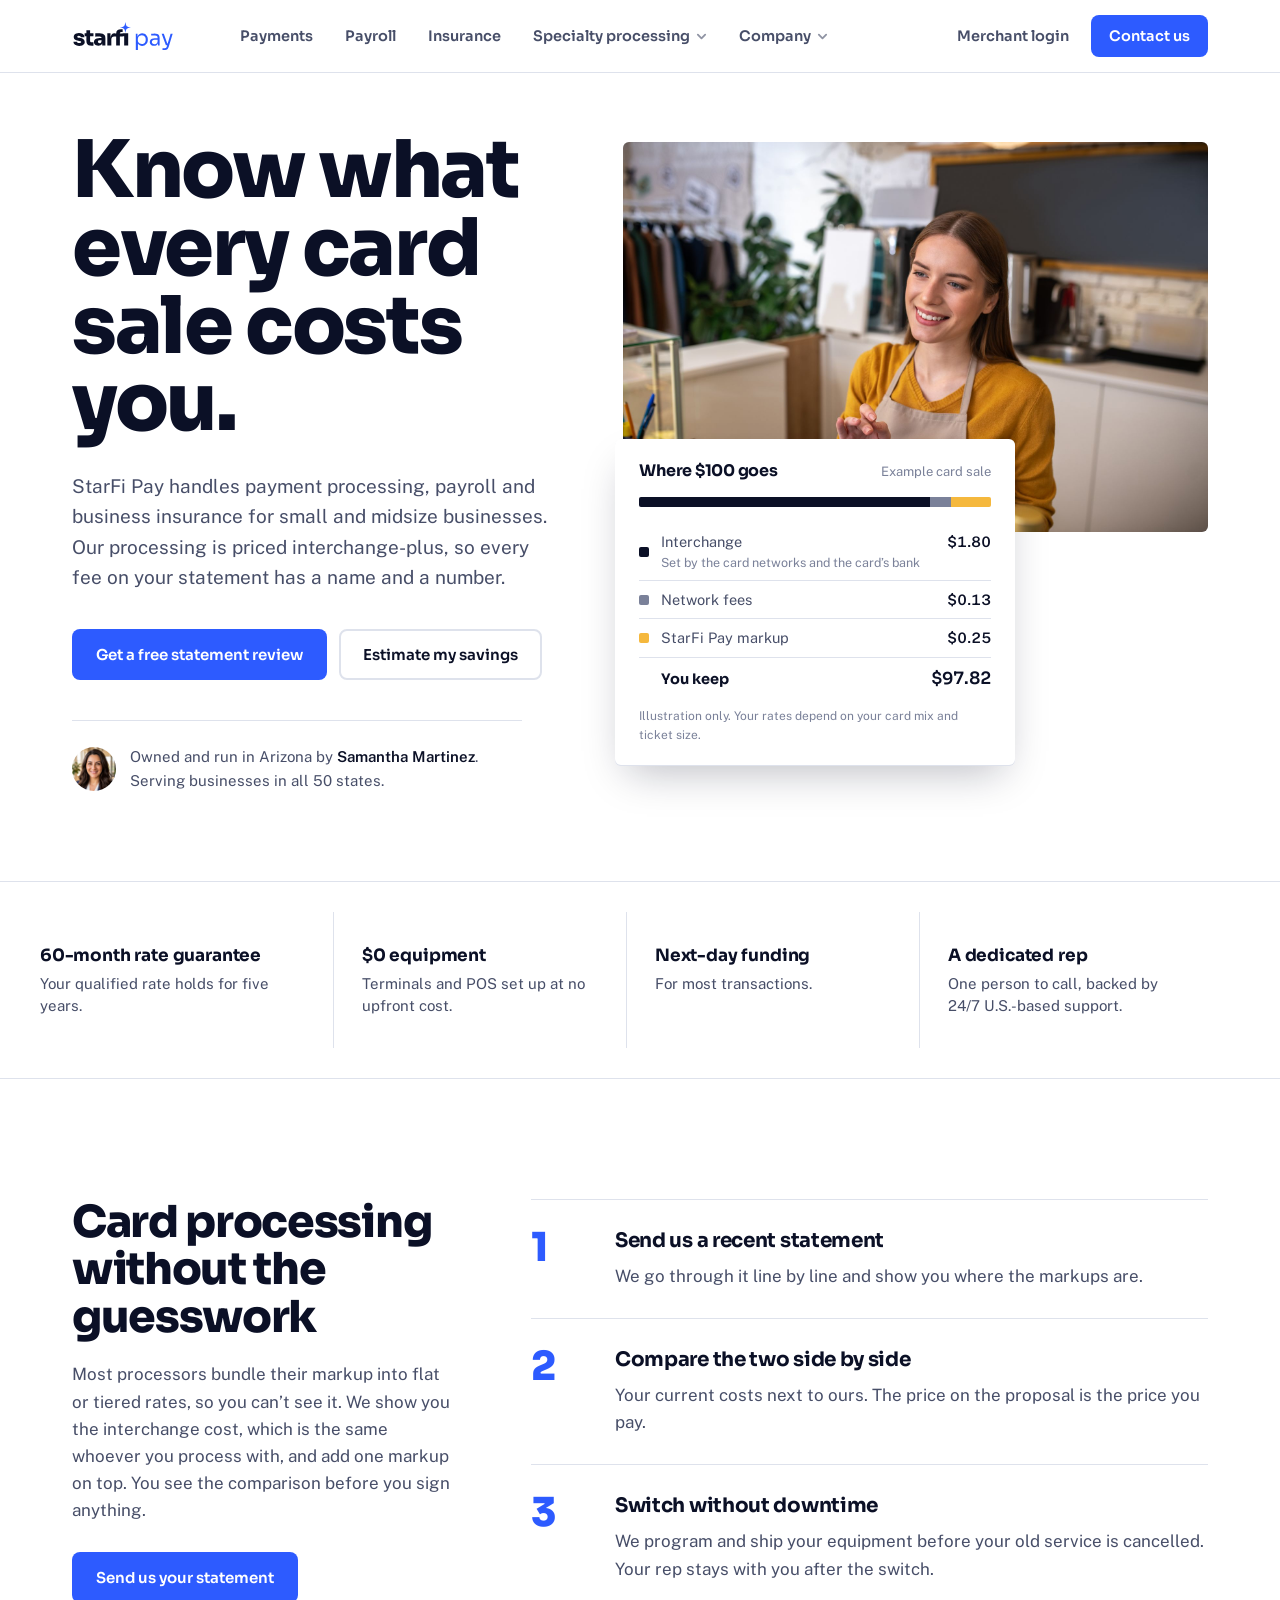
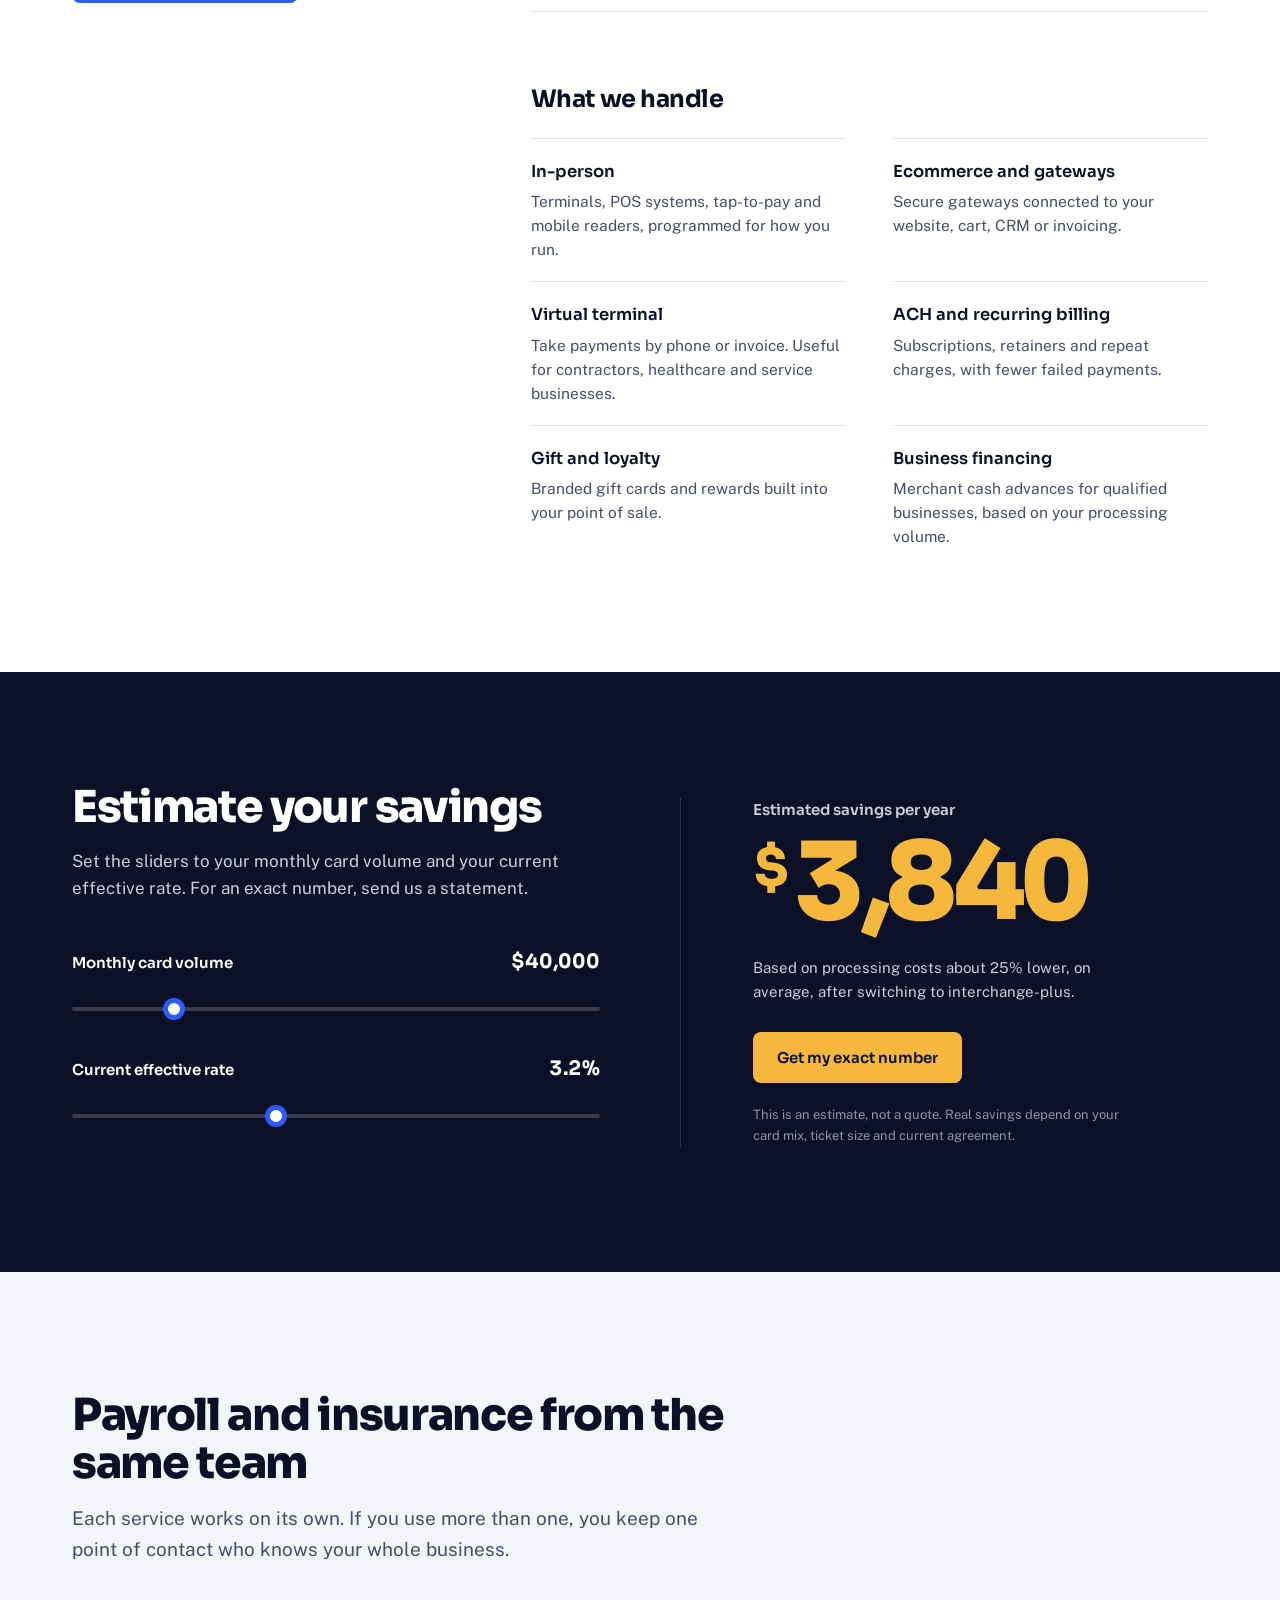
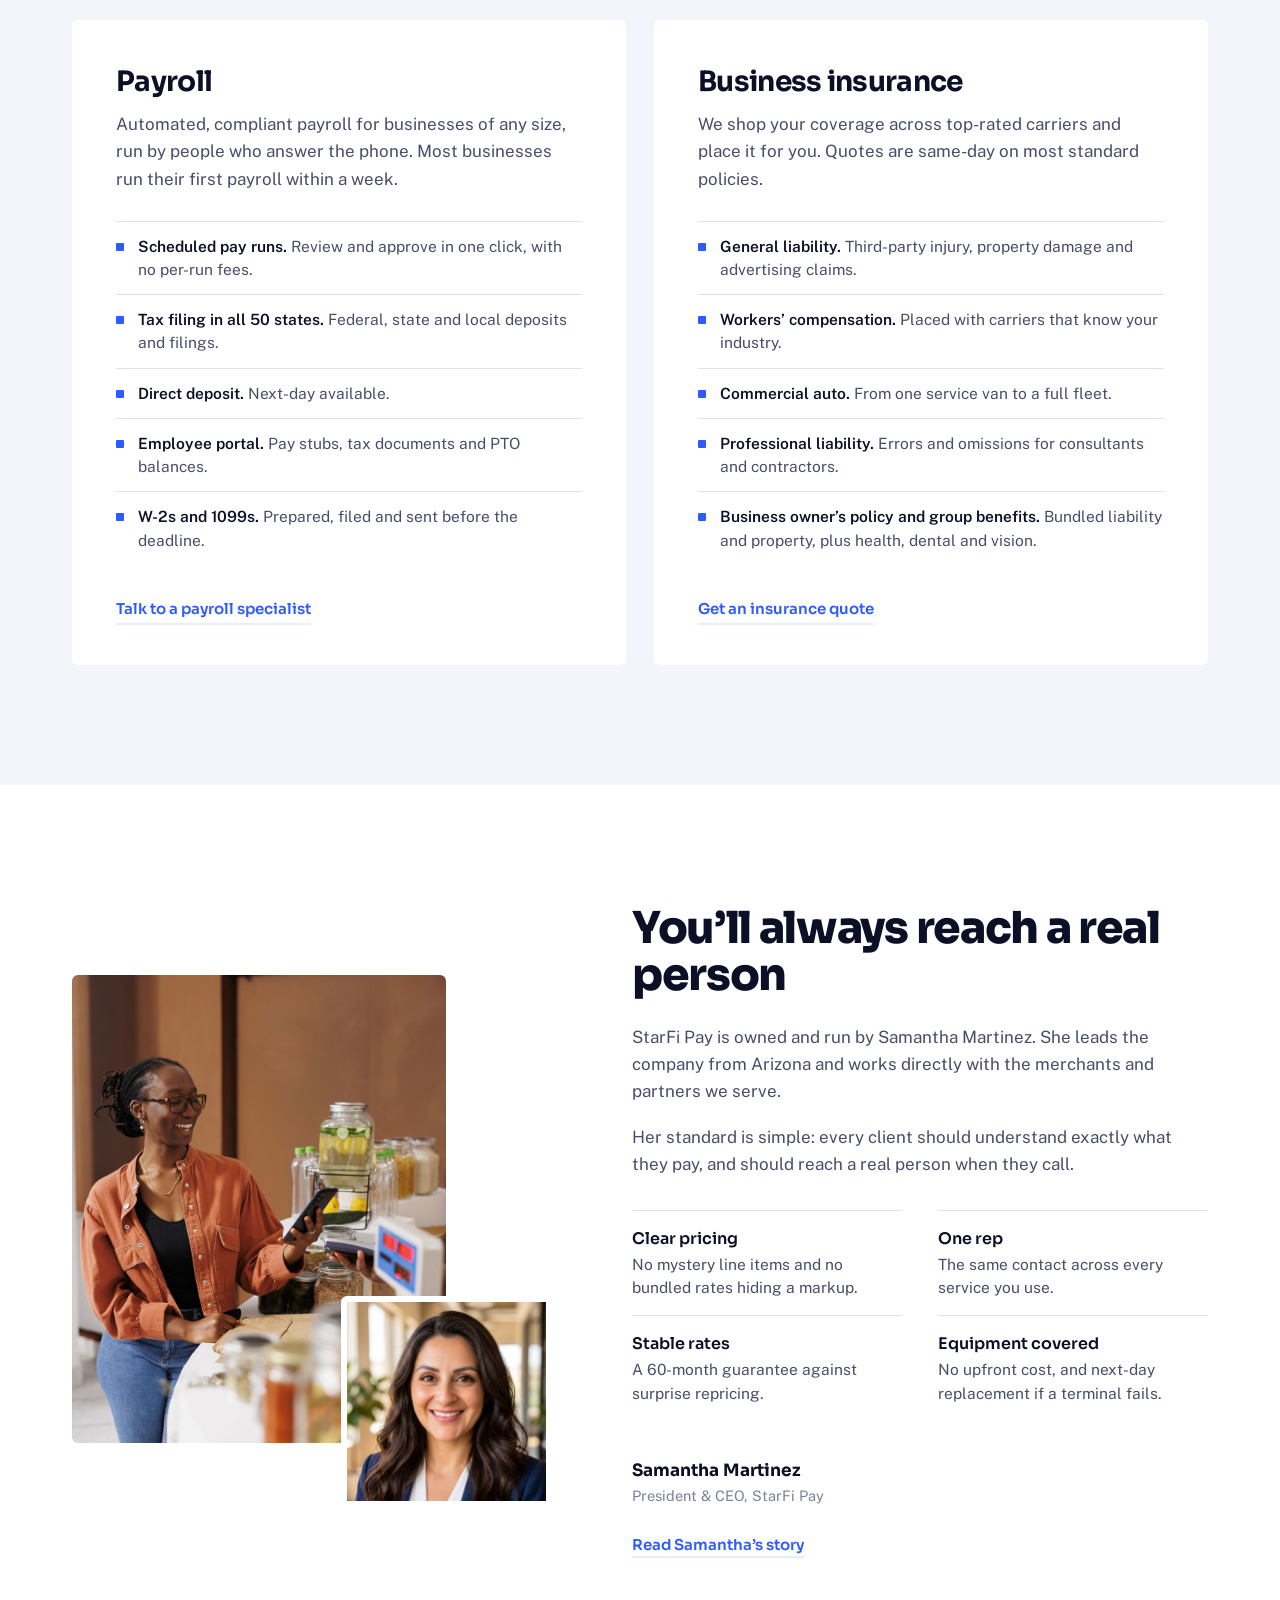
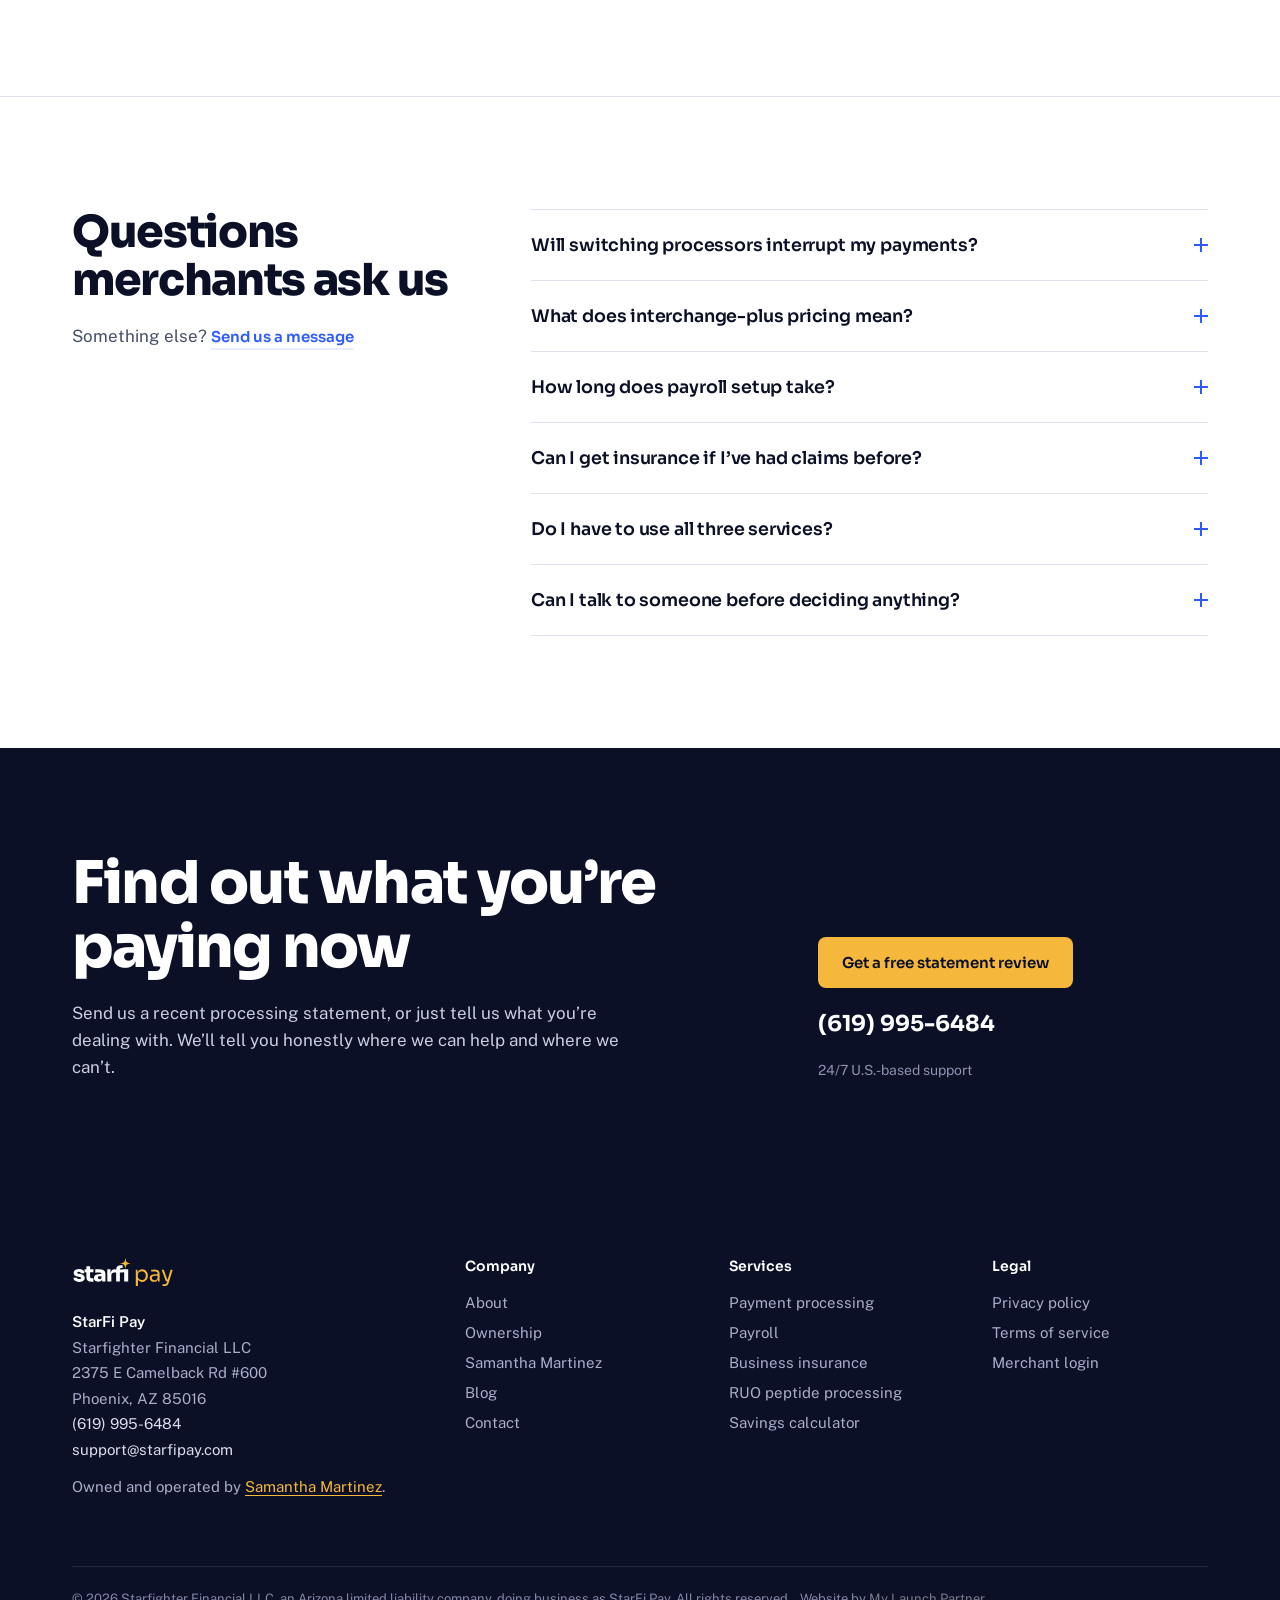
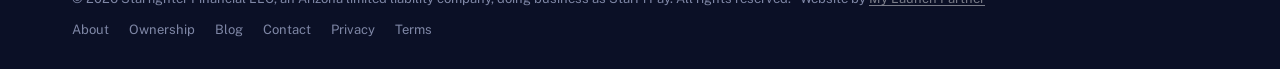
<file: index.html>
<!doctype html>
<html lang="en">
<head>
<meta charset="utf-8">
<meta name="viewport" content="width=device-width,initial-scale=1">
<meta name="robots" content="noindex">
<title>StarFi Pay — repo preview</title>
<style>body{margin:0;background:#fff}</style>
</head>
<body>
<!-- Preview any page straight from GitHub Pages: index.html?page=peptides
     (site links like /contact-us won't resolve here — they work on the live domain) -->
<div id="ai-root"></div>
<script>
  var p = new URLSearchParams(location.search).get('page') || 'home';
  document.getElementById('ai-root').setAttribute('data-page', p);
</script>
<script src="loader.js"></script>
</body>
</html>
</file>
